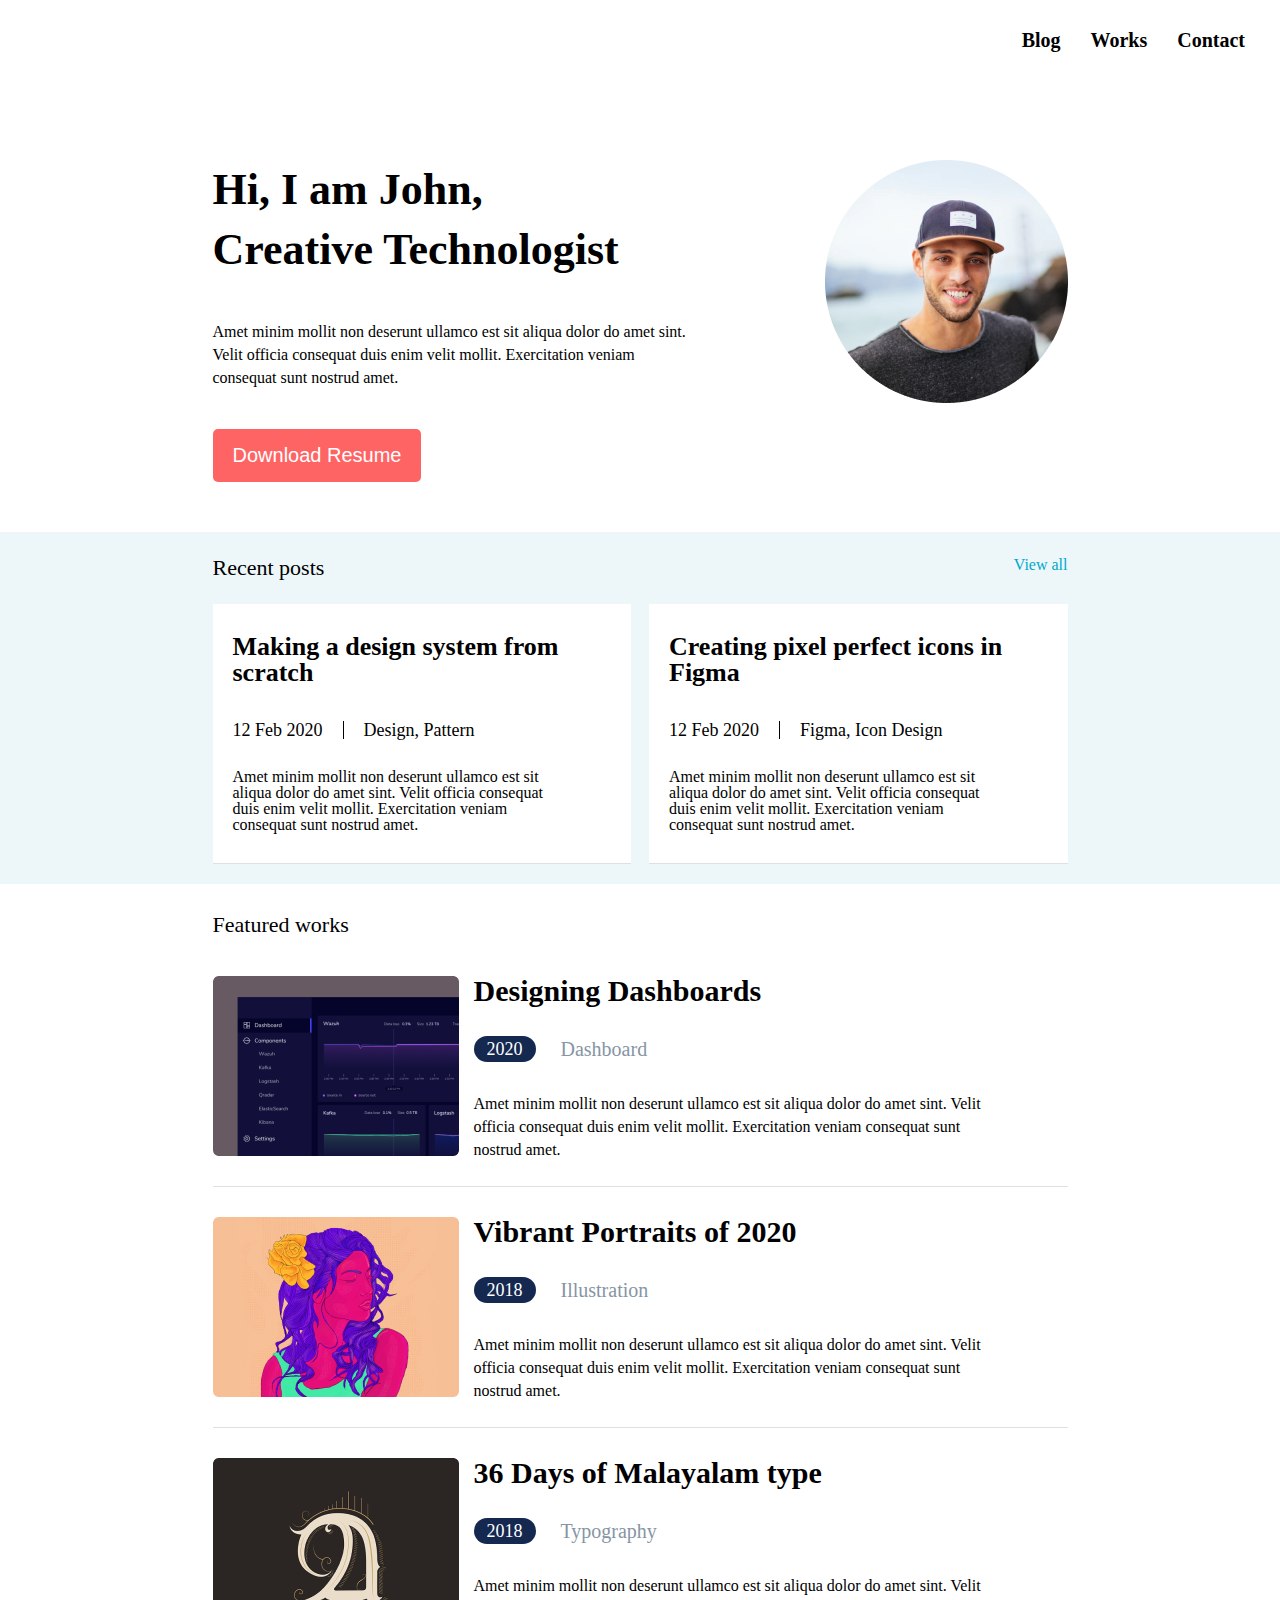
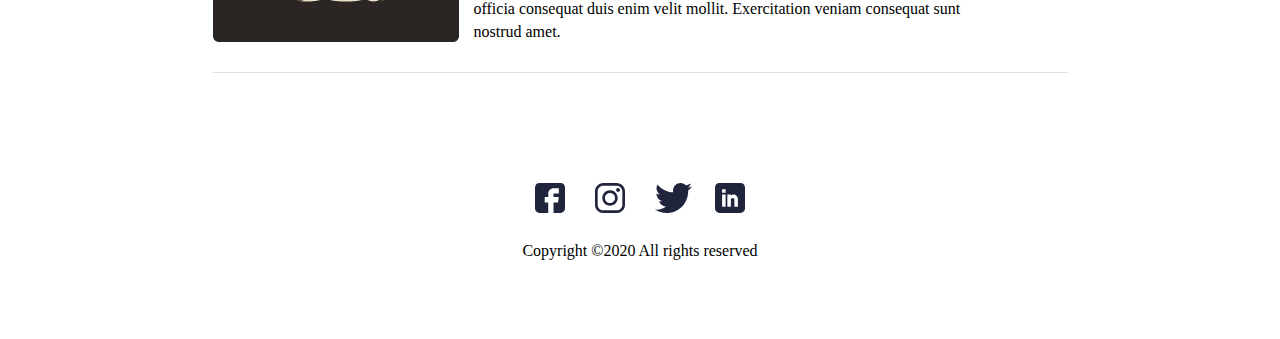
<file: index.html>
<!DOCTYPE html>
<html lang="en">

<head>
    <meta charset="UTF-8">
    <link rel="stylesheet" href="assets/css/style.min.css">
    <link rel="preconnect" href="https://fonts.googleapis.com">
    <link rel="preconnect" href="https://fonts.gstatic.com" crossorigin>
    <link href="https://fonts.googleapis.com/css2?family=Heebo:wght@400;500;700&display=swap" rel="stylesheet">
    
    <!-- Useful meta tags -->
    <meta http-equiv="x-ua-compatible" content="ie=edge">
    <meta name="viewport" content="width=device-width, initial-scale=1, shrink-to-fit=no">
    <meta name="robots" content="index, follow">
    <meta name="google" content="notranslate">
    <meta name="format-detection" content="telephone=no">
    <meta name="description" content="">
    
    <title>John</title>
</head>

<body>
    

       
        <header class="header">
        	<nav class="nav">
        		<ul class="nav__list">
        			<li>
        				<a href="blog.html" class="nav__link">Blog</a>
        			</li>
        			<li>
        				<a href="works.html" class="nav__link">Works</a>
        			</li>
        			<li>
        				<a href="index.html" class="nav__link">Contact</a>
        			</li>
        		</ul>
        	</nav>
        	<div class="header__burger">
        		<span></span>
        	</div>
        </header>
    

        
        <section class="section">
        	<div class="container">
        		<div class="resume">
        			<div class="resume__item-one">
        				<h1 class="resume__title">Hi, I am John,<br> Creative Technologist</h1>
        				<div class="resume__text">Amet minim mollit non deserunt ullamco est sit aliqua dolor do amet sint. Velit
        					officia consequat duis enim velit mollit. Exercitation veniam consequat sunt nostrud amet.</div>
        				<button class="btn" type="button">Download Resume</button>
        			</div>
        			<div class="resume__item-ty">
        				<img class="resume__photo" src="assets/images/resume.png" alt="Ups">
        			</div>
        		</div>
        	</div>
        </section>
        
        <section class="section__post">
        	<div class="container">
        		<div class="recent-posts">
        			<div class="recent-post__header">
        				<div class="recent-post__title">Recent posts</div>
        				<div class="recent-post__links">
        					<a href="#">View all</a>
        				</div>
        			</div>
        			<div class="recent-post__blocks">
        				<div class="recent-post__item left">
        					<div class="text-block">
        						<div class="text-block__title">
        							<h2>Making a design system from scratch</h2>
        						</div>
        						<div class="text-block__inner">
        							<div class="text-block__date">12 Feb 2020</div>
        							<div class="text-block__proffesion">Design, Pattern</div>
        						</div>
        					</div>
        					<div class="text-block__item-text">
        						<p>Amet minim mollit non deserunt ullamco est sit aliqua dolor do amet sint. Velit officia consequat
        							duis enim velit mollit. Exercitation veniam consequat sunt nostrud amet.</p>
        					</div>
        				</div>
        				<div class="recent-post__item right">
        					<div class="text-block">
        						<div class="text-block__title">
        							<h2>Creating pixel perfect icons in Figma</h2>
        						</div>
        						<div class="text-block__inner">
        							<div class="text-block__date">12 Feb 2020</div>
        							<div class="text-block__proffesion">Figma, Icon Design</div>
        						</div>
        					</div>
        					<div class="text-block__item-text">
        						<p>Amet minim mollit non deserunt ullamco est sit aliqua dolor do amet sint. Velit officia consequat
        							duis enim velit mollit. Exercitation veniam consequat sunt nostrud amet.</p>
        					</div>
        				</div>
        			</div>
        		</div>
        	</div>
        </section>
        
        
        <section class="section__work">
        	<div class="container">
        		<div class="work__title">Featured works</div>
        		<div class="work__wrapper">
        			<a href="work-detalies.html" class="work__icon">
        				<img class="work__foto" src="assets/images/work1.png">
        			</a>
        			<div class="work__inner">
        				<a href="work-detalies.html" class="work__header">Designing Dashboards</a>
        				<div class="work__data">
        					<div class="work__data-years">2020</div>
        					<div class="work__data-tema">Dashboard</div>
        				</div>
        				<div class="work__text">Amet minim mollit non deserunt ullamco est sit aliqua dolor do amet sint. Velit officia consequat duis enim velit mollit. Exercitation veniam consequat sunt nostrud amet.</div>
        			</div>
        		</div>
        		<div class="work__wrapper">
        			<a href="work-detalies.html" class="work__icon">
        				<img class="work__foto" src="assets/images/work2.png">
        			</a>
        			<div class="work__inner">
        				<a href="work-detalies.html" class="work__header">Vibrant Portraits of 2020</a>
        				<div class="work__data">
        					<div class="work__data-years">2018</div>
        					<div class="work__data-tema">Illustration</div>
        				</div>
        				<div class="work__text">Amet minim mollit non deserunt ullamco est sit aliqua dolor do amet sint. Velit officia consequat duis enim velit mollit. Exercitation veniam consequat sunt nostrud amet.</div>
        			</div>
        		</div>
        		<div class="work__wrapper">
        			<a href="work-detalies.html" class="work__icon">
        				<img class="work__foto" src="assets/images/work3.png">
        			</a>
        			<div class="work__inner">
        				<a href="work-detalies.html" class="work__header">36 Days of Malayalam type</a>
        				<div class="work__data">
        					<div class="work__data-years">2018</div>
        					<div class="work__data-tema">Typography</div>
        				</div>
        				<div class="work__text">Amet minim mollit non deserunt ullamco est sit aliqua dolor do amet sint. Velit officia consequat duis enim velit mollit. Exercitation veniam consequat sunt nostrud amet.</div>
        			</div>
        		</div>
        	</div>
        </section>
        
        <footer>
        	<div class="footer">
        		<div class="footer__inner">
        		<a class="footer__link" href="#">
        			<img src="assets/images/footer/fb.svg">
        		</a>
        		<a class="footer__link" href="#">
        			<img src="assets/images/footer/insta.svg">
        		</a>
        		<a class="footer__link" href="#">
        			<img src="assets/images/footer/Group.svg">
        		</a>
        		<a class="footer__link" href="#">
        			<img src="assets/images/footer/Linkedin.svg">
        		</a>
        		</div>
        		<div class="footer__copyrites">
        			Copyright ©2020 All rights reserved 
        		</div>
        	</div>
        	
        </footer>

        
    </div>

    <script src="assets/js/app.js"></script>
</body>

</html>
</file>
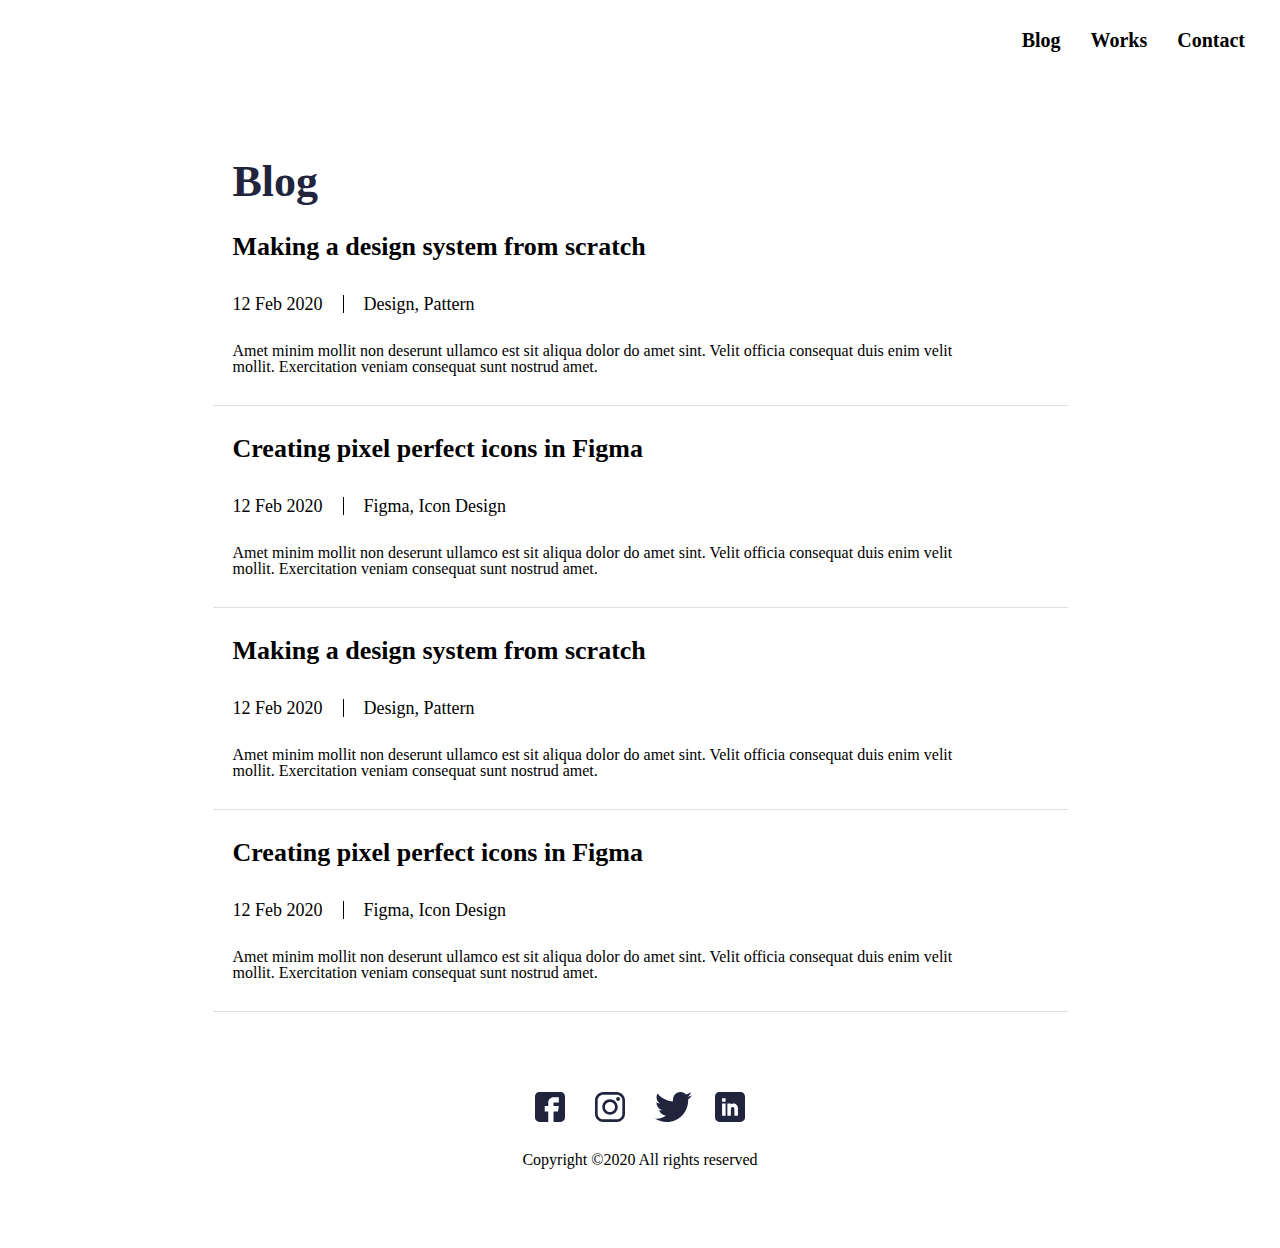
<file: blog.html>
<!DOCTYPE html>
<html lang="en">

<head>
    <meta charset="UTF-8">
    <link rel="stylesheet" href="assets/css/style.min.css">
    <link rel="preconnect" href="https://fonts.googleapis.com">
    <link rel="preconnect" href="https://fonts.gstatic.com" crossorigin>
    <link href="https://fonts.googleapis.com/css2?family=Heebo:wght@400;500;700&display=swap" rel="stylesheet">
    
    <!-- Useful meta tags -->
    <meta http-equiv="x-ua-compatible" content="ie=edge">
    <meta name="viewport" content="width=device-width, initial-scale=1, shrink-to-fit=no">
    <meta name="robots" content="index, follow">
    <meta name="google" content="notranslate">
    <meta name="format-detection" content="telephone=no">
    <meta name="description" content="">
    
    <title>blog</title>
</head>

<body>
    

       
        <header class="header">
        	<nav class="nav">
        		<ul class="nav__list">
        			<li>
        				<a href="blog.html" class="nav__link">Blog</a>
        			</li>
        			<li>
        				<a href="works.html" class="nav__link">Works</a>
        			</li>
        			<li>
        				<a href="index.html" class="nav__link">Contact</a>
        			</li>
        		</ul>
        	</nav>
        	<div class="header__burger">
        		<span></span>
        	</div>
        </header>
    

        
        
        <div class="container">
        	<div class="blog__title">
        		<h1>Blog</h1>
        	</div>	
        	
        		<div class="recent-post__item ">
        			<div class="text-block">
        				<div class="text-block__title">
        					<h2>Making a design system from scratch</h2>
        				</div>
        				<div class="text-block__inner">
        					<div class="text-block__date">12 Feb 2020</div>
        					<div class="text-block__proffesion">Design, Pattern</div>
        				</div>
        			</div>
        			<div class="text-block__item-text">
        				<p>Amet minim mollit non deserunt ullamco est sit aliqua dolor do amet sint. Velit officia consequat
        					duis enim velit mollit. Exercitation veniam consequat sunt nostrud amet.</p>
        			</div>
        		</div>
        		<div class="recent-post__item ">
        			<div class="text-block">
        				<div class="text-block__title">
        					<h2>Creating pixel perfect icons in Figma</h2>
        				</div>
        				<div class="text-block__inner">
        					<div class="text-block__date">12 Feb 2020</div>
        					<div class="text-block__proffesion">Figma, Icon Design</div>
        				</div>
        			</div>
        			<div class="text-block__item-text">
        				<p>Amet minim mollit non deserunt ullamco est sit aliqua dolor do amet sint. Velit officia consequat
        					duis enim velit mollit. Exercitation veniam consequat sunt nostrud amet.</p>
        			</div>
        		</div>
        		<div class="recent-post__item ">
        			<div class="text-block">
        				<div class="text-block__title">
        					<h2>Making a design system from scratch</h2>
        				</div>
        				<div class="text-block__inner">
        					<div class="text-block__date">12 Feb 2020</div>
        					<div class="text-block__proffesion">Design, Pattern</div>
        				</div>
        			</div>
        			<div class="text-block__item-text">
        				<p>Amet minim mollit non deserunt ullamco est sit aliqua dolor do amet sint. Velit officia consequat
        					duis enim velit mollit. Exercitation veniam consequat sunt nostrud amet.</p>
        			</div>
        		</div>
        		<div class="recent-post__item ">
        			<div class="text-block">
        				<div class="text-block__title">
        					<h2>Creating pixel perfect icons in Figma</h2>
        				</div>
        				<div class="text-block__inner">
        					<div class="text-block__date">12 Feb 2020</div>
        					<div class="text-block__proffesion">Figma, Icon Design</div>
        				</div>
        			</div>
        			<div class="text-block__item-text">
        				<p>Amet minim mollit non deserunt ullamco est sit aliqua dolor do amet sint. Velit officia consequat
        					duis enim velit mollit. Exercitation veniam consequat sunt nostrud amet.</p>
        			</div>
        		</div>
        	
        </div>
        
        
        <footer>
        	<div class="footer">
        		<div class="footer__inner">
        		<a class="footer__link" href="#">
        			<img src="assets/images/footer/fb.svg">
        		</a>
        		<a class="footer__link" href="#">
        			<img src="assets/images/footer/insta.svg">
        		</a>
        		<a class="footer__link" href="#">
        			<img src="assets/images/footer/Group.svg">
        		</a>
        		<a class="footer__link" href="#">
        			<img src="assets/images/footer/Linkedin.svg">
        		</a>
        		</div>
        		<div class="footer__copyrites">
        			Copyright ©2020 All rights reserved 
        		</div>
        	</div>
        	
        </footer>

        
    </div>

    <script src="assets/js/app.js"></script>
</body>

</html>
</file>
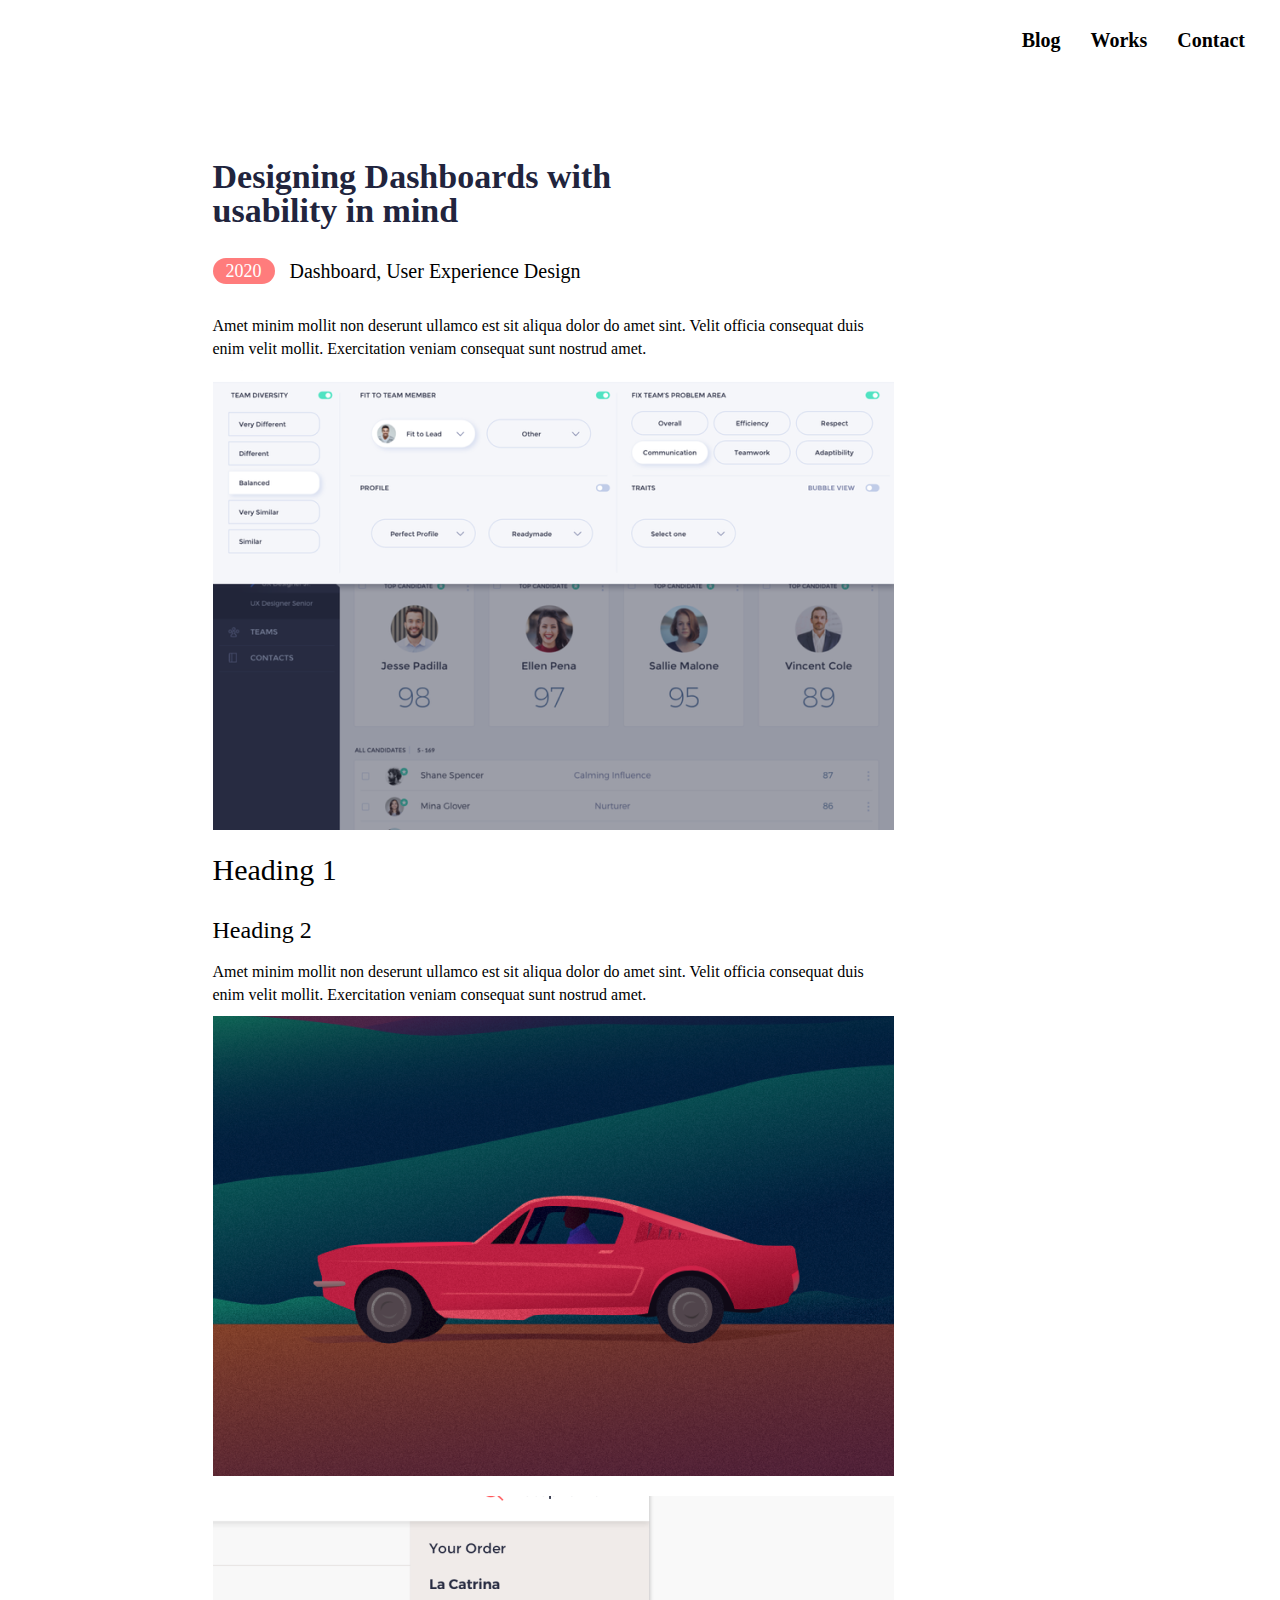
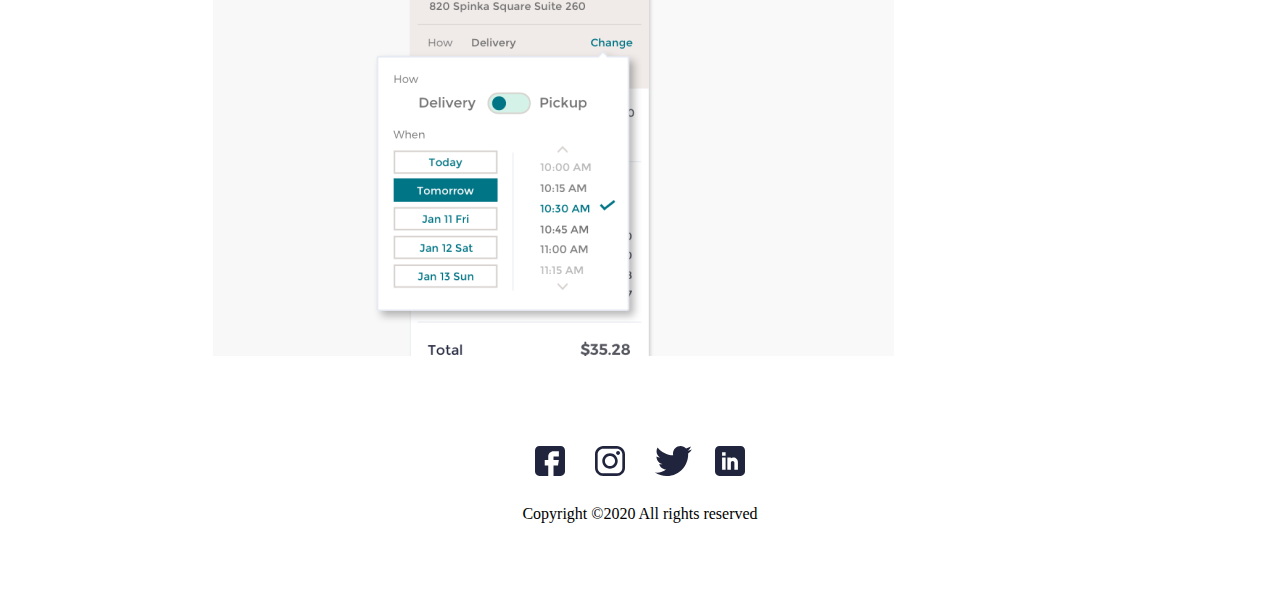
<file: work-detalies.html>
<!DOCTYPE html>
<html lang="en">

<head>
    <meta charset="UTF-8">
    <link rel="stylesheet" href="assets/css/style.min.css">
    <link rel="preconnect" href="https://fonts.googleapis.com">
    <link rel="preconnect" href="https://fonts.gstatic.com" crossorigin>
    <link href="https://fonts.googleapis.com/css2?family=Heebo:wght@400;500;700&display=swap" rel="stylesheet">
    
    <!-- Useful meta tags -->
    <meta http-equiv="x-ua-compatible" content="ie=edge">
    <meta name="viewport" content="width=device-width, initial-scale=1, shrink-to-fit=no">
    <meta name="robots" content="index, follow">
    <meta name="google" content="notranslate">
    <meta name="format-detection" content="telephone=no">
    <meta name="description" content="">
    
    <title>work-detalies</title>
</head>

<body>
    

       
        <header class="header">
        	<nav class="nav">
        		<ul class="nav__list">
        			<li>
        				<a href="blog.html" class="nav__link">Blog</a>
        			</li>
        			<li>
        				<a href="works.html" class="nav__link">Works</a>
        			</li>
        			<li>
        				<a href="index.html" class="nav__link">Contact</a>
        			</li>
        		</ul>
        	</nav>
        	<div class="header__burger">
        		<span></span>
        	</div>
        </header>
    

        
        
        <div class="container">
        	<div class="works-detalies">
        		Designing Dashboards with<br> usability in mind
        	</div>
        	<div class="works-detalies-data">
        		<div class="works-detalies-data-time">2020</div>
        		<div class="works-detalies-data-text">Dashboard, User Experience Design</div>
        	</div>
        	<div class="works-detalies-text">Amet minim mollit non deserunt ullamco est sit aliqua dolor do amet sint. Velit officia consequat duis enim velit mollit. Exercitation veniam consequat sunt nostrud amet.</div>
        	<div class="works-detalies_icon">
        		<img class="works-detalies-image" src="assets/images/Rectangle 4.png">
        	</div>
        
        	<div class="works-detalies-title">Heading 1</div>
        	<div class="works-detalies-inner">Heading 2</div>
        	<div class="works-detalies-text">Amet minim mollit non deserunt ullamco est sit aliqua dolor do amet sint. Velit officia consequat duis enim velit mollit. Exercitation veniam consequat sunt nostrud amet.</div>
        	<div class="works-detalies_icon">
        		<img class="works-detalies-image" src="assets/images/Rectangle 5.png">
        	</div>
        	<div class="works-detalies_icon">
        		<img class="works-detalies-image" src="assets/images/Rectangle 6.png">
        	</div>
        </div>
        
        <footer>
        	<div class="footer">
        		<div class="footer__inner">
        		<a class="footer__link" href="#">
        			<img src="assets/images/footer/fb.svg">
        		</a>
        		<a class="footer__link" href="#">
        			<img src="assets/images/footer/insta.svg">
        		</a>
        		<a class="footer__link" href="#">
        			<img src="assets/images/footer/Group.svg">
        		</a>
        		<a class="footer__link" href="#">
        			<img src="assets/images/footer/Linkedin.svg">
        		</a>
        		</div>
        		<div class="footer__copyrites">
        			Copyright ©2020 All rights reserved 
        		</div>
        	</div>
        	
        </footer>

        
    </div>

    <script src="assets/js/app.js"></script>
</body>

</html>
</file>
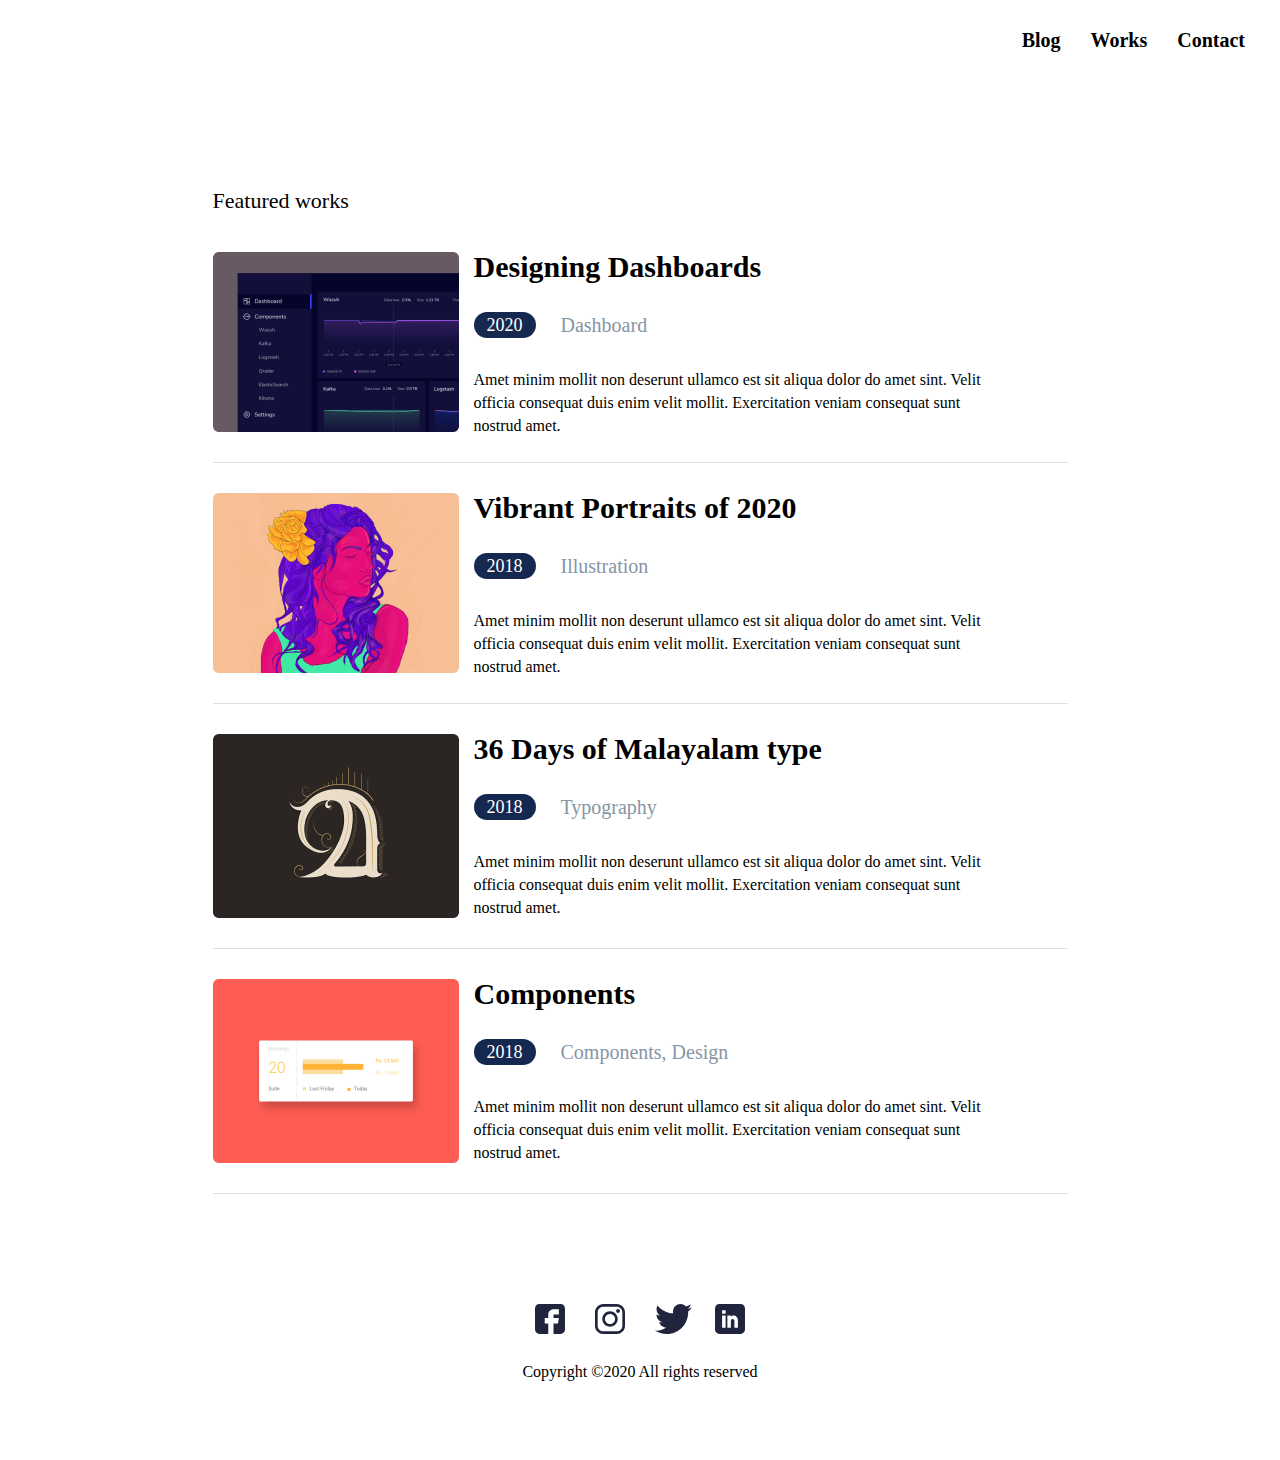
<file: works.html>
<!DOCTYPE html>
<html lang="en">

<head>
    <meta charset="UTF-8">
    <link rel="stylesheet" href="assets/css/style.min.css">
    <link rel="preconnect" href="https://fonts.googleapis.com">
    <link rel="preconnect" href="https://fonts.gstatic.com" crossorigin>
    <link href="https://fonts.googleapis.com/css2?family=Heebo:wght@400;500;700&display=swap" rel="stylesheet">
    
    <!-- Useful meta tags -->
    <meta http-equiv="x-ua-compatible" content="ie=edge">
    <meta name="viewport" content="width=device-width, initial-scale=1, shrink-to-fit=no">
    <meta name="robots" content="index, follow">
    <meta name="google" content="notranslate">
    <meta name="format-detection" content="telephone=no">
    <meta name="description" content="">
    
    <title>works</title>
</head>

<body>
    

       
        <header class="header">
        	<nav class="nav">
        		<ul class="nav__list">
        			<li>
        				<a href="blog.html" class="nav__link">Blog</a>
        			</li>
        			<li>
        				<a href="works.html" class="nav__link">Works</a>
        			</li>
        			<li>
        				<a href="index.html" class="nav__link">Contact</a>
        			</li>
        		</ul>
        	</nav>
        	<div class="header__burger">
        		<span></span>
        	</div>
        </header>
    

        
        
        <section class="section__work">
        	<div class="container">
        		<div class="work__title">Featured works</div>
        		<div class="work__wrapper">
        			<a href="work-detalies.html" class="work__icon">
        				<img class="work__foto" src="assets/images/work1.png">
        			</a>
        			<div class="work__inner">
        				<a href="work-detalies.html" class="work__header">Designing Dashboards</a>
        				<div class="work__data">
        					<div class="work__data-years">2020</div>
        					<div class="work__data-tema">Dashboard</div>
        				</div>
        				<div class="work__text">Amet minim mollit non deserunt ullamco est sit aliqua dolor do amet sint. Velit officia consequat duis enim velit mollit. Exercitation veniam consequat sunt nostrud amet.</div>
        			</div>
        		</div>
        		<div class="work__wrapper">
        			<a href="work-detalies.html" class="work__icon">
        				<img class="work__foto" src="assets/images/work2.png">
        			</a>
        			<div class="work__inner">
        				<a href="work-detalies.html" class="work__header">Vibrant Portraits of 2020</a>
        				<div class="work__data">
        					<div class="work__data-years">2018</div>
        					<div class="work__data-tema">Illustration</div>
        				</div>
        				<div class="work__text">Amet minim mollit non deserunt ullamco est sit aliqua dolor do amet sint. Velit officia consequat duis enim velit mollit. Exercitation veniam consequat sunt nostrud amet.</div>
        			</div>
        		</div>
        		<div class="work__wrapper">
        			<a href="work-detalies.html" class="work__icon">
        				<img class="work__foto" src="assets/images/work3.png">
        			</a>
        			<div class="work__inner">
        				<a href="work-detalies.html" class="work__header">36 Days of Malayalam type</a>
        				<div class="work__data">
        					<div class="work__data-years">2018</div>
        					<div class="work__data-tema">Typography</div>
        				</div>
        				<div class="work__text">Amet minim mollit non deserunt ullamco est sit aliqua dolor do amet sint. Velit officia consequat duis enim velit mollit. Exercitation veniam consequat sunt nostrud amet.</div>
        			</div>
        		</div>
        		<div class="work__wrapper">
        			<a href="work-detalies.html" class="work__icon">
        				<img class="work__foto" src="assets/images/work4.png">
        			</a>
        			<div class="work__inner">
        				<a href="work-detalies.html" class="work__header">Components</a>
        				<div class="work__data">
        					<div class="work__data-years">2018</div>
        					<div class="work__data-tema">Components, Design</div>
        				</div>
        				<div class="work__text">Amet minim mollit non deserunt ullamco est sit aliqua dolor do amet sint. Velit officia consequat duis enim velit mollit. Exercitation veniam consequat sunt nostrud amet.</div>
        			</div>
        		</div>
        	</div>
        </section>
        
        <footer>
        	<div class="footer">
        		<div class="footer__inner">
        		<a class="footer__link" href="#">
        			<img src="assets/images/footer/fb.svg">
        		</a>
        		<a class="footer__link" href="#">
        			<img src="assets/images/footer/insta.svg">
        		</a>
        		<a class="footer__link" href="#">
        			<img src="assets/images/footer/Group.svg">
        		</a>
        		<a class="footer__link" href="#">
        			<img src="assets/images/footer/Linkedin.svg">
        		</a>
        		</div>
        		<div class="footer__copyrites">
        			Copyright ©2020 All rights reserved 
        		</div>
        	</div>
        	
        </footer>

        
    </div>

    <script src="assets/js/app.js"></script>
</body>

</html>
</file>
<file: assets/css/style.min.css>
body {
  background-color: white;
  font-size: 21px;
  color: #000;
  font-family: Heebo;
}

/* http://meyerweb.com/eric/tools/css/reset/
   v2.0-modified | 20110126
   License: none (public domain)
*/
html, body, div, span, applet, object, iframe,
h1, h2, h3, h4, h5, h6, p, blockquote, pre,
a, abbr, acronym, address, big, cite, code,
del, dfn, em, img, ins, kbd, q, s, samp,
small, strike, strong, sub, sup, tt, var,
b, u, i, center,
dl, dt, dd, ol, ul, li,
fieldset, form, label, legend,
table, caption, tbody, tfoot, thead, tr, th, td,
article, aside, canvas, details, embed,
figure, figcaption, footer, header, hgroup,
menu, nav, output, ruby, section, summary,
time, mark, audio, video {
  margin: 0;
  padding: 0;
  border: 0;
  font-size: 100%;
  font: inherit;
  vertical-align: baseline;
}

/* make sure to set some focus styles for accessibility */
:focus {
  outline: 0;
}

/* HTML5 display-role reset for older browsers */
article, aside, details, figcaption, figure,
footer, header, hgroup, menu, nav, section {
  display: block;
}

body {
  line-height: 1;
}

ol, ul {
  list-style: none;
}

blockquote, q {
  quotes: none;
}

blockquote:before, blockquote:after,
q:before, q:after {
  content: "";
  content: none;
}

table {
  border-collapse: collapse;
  border-spacing: 0;
}

input[type=search]::-webkit-search-cancel-button,
input[type=search]::-webkit-search-decoration,
input[type=search]::-webkit-search-results-button,
input[type=search]::-webkit-search-results-decoration {
  -webkit-appearance: none;
  -moz-appearance: none;
}

input[type=search] {
  -webkit-appearance: none;
  -moz-appearance: none;
  -webkit-box-sizing: content-box;
  -moz-box-sizing: content-box;
  box-sizing: content-box;
}

textarea {
  overflow: auto;
  vertical-align: top;
  resize: vertical;
}

/**
 * Correct `inline-block` display not defined in IE 6/7/8/9 and Firefox 3.
 */
audio,
canvas,
video {
  display: inline-block;
  *display: inline;
  *zoom: 1;
  max-width: 100%;
}

/**
 * Prevent modern browsers from displaying `audio` without controls.
 * Remove excess height in iOS 5 devices.
 */
audio:not([controls]) {
  display: none;
  height: 0;
}

/**
 * Address styling not present in IE 7/8/9, Firefox 3, and Safari 4.
 * Known issue: no IE 6 support.
 */
[hidden] {
  display: none;
}

/**
 * 1. Correct text resizing oddly in IE 6/7 when body `font-size` is set using
 *    `em` units.
 * 2. Prevent iOS text size adjust after orientation change, without disabling
 *    user zoom.
 */
html {
  font-size: 100%;
  /* 1 */
  -webkit-text-size-adjust: 100%;
  /* 2 */
  -ms-text-size-adjust: 100%;
  /* 2 */
}

/**
 * Address `outline` inconsistency between Chrome and other browsers.
 */
a:focus {
  outline: thin dotted;
}

/**
 * Improve readability when focused and also mouse hovered in all browsers.
 */
a:active,
a:hover {
  outline: 0;
}

/**
 * 1. Remove border when inside `a` element in IE 6/7/8/9 and Firefox 3.
 * 2. Improve image quality when scaled in IE 7.
 */
img {
  border: 0;
  /* 1 */
  -ms-interpolation-mode: bicubic;
  /* 2 */
}

/**
 * Address margin not present in IE 6/7/8/9, Safari 5, and Opera 11.
 */
figure {
  margin: 0;
}

/**
 * Correct margin displayed oddly in IE 6/7.
 */
form {
  margin: 0;
}

/**
 * Define consistent border, margin, and padding.
 */
fieldset {
  border: 1px solid #c0c0c0;
  margin: 0 2px;
  padding: 0.35em 0.625em 0.75em;
}

/**
 * 1. Correct color not being inherited in IE 6/7/8/9.
 * 2. Correct text not wrapping in Firefox 3.
 * 3. Correct alignment displayed oddly in IE 6/7.
 */
legend {
  border: 0;
  /* 1 */
  padding: 0;
  white-space: normal;
  /* 2 */
  *margin-left: -7px;
  /* 3 */
}

/**
 * 1. Correct font size not being inherited in all browsers.
 * 2. Address margins set differently in IE 6/7, Firefox 3+, Safari 5,
 *    and Chrome.
 * 3. Improve appearance and consistency in all browsers.
 */
button,
input,
select,
textarea {
  font-size: 100%;
  /* 1 */
  margin: 0;
  /* 2 */
  vertical-align: baseline;
  /* 3 */
  *vertical-align: middle;
  /* 3 */
}

/**
 * Address Firefox 3+ setting `line-height` on `input` using `!important` in
 * the UA stylesheet.
 */
button,
input {
  line-height: normal;
}

/**
 * Address inconsistent `text-transform` inheritance for `button` and `select`.
 * All other form control elements do not inherit `text-transform` values.
 * Correct `button` style inheritance in Chrome, Safari 5+, and IE 6+.
 * Correct `select` style inheritance in Firefox 4+ and Opera.
 */
button,
select {
  text-transform: none;
}

/**
 * 1. Avoid the WebKit bug in Android 4.0.* where (2) destroys native `audio`
 *    and `video` controls.
 * 2. Correct inability to style clickable `input` types in iOS.
 * 3. Improve usability and consistency of cursor style between image-type
 *    `input` and others.
 * 4. Remove inner spacing in IE 7 without affecting normal text inputs.
 *    Known issue: inner spacing remains in IE 6.
 */
button,
html input[type=button],
input[type=reset],
input[type=submit] {
  -webkit-appearance: button;
  /* 2 */
  cursor: pointer;
  /* 3 */
  *overflow: visible;
  /* 4 */
}

/**
 * Re-set default cursor for disabled elements.
 */
button[disabled],
html input[disabled] {
  cursor: default;
}

/**
 * 1. Address box sizing set to content-box in IE 8/9.
 * 2. Remove excess padding in IE 8/9.
 * 3. Remove excess padding in IE 7.
 *    Known issue: excess padding remains in IE 6.
 */
input[type=checkbox],
input[type=radio] {
  box-sizing: border-box;
  /* 1 */
  padding: 0;
  /* 2 */
  *height: 13px;
  /* 3 */
  *width: 13px;
  /* 3 */
}

/**
 * 1. Address `appearance` set to `searchfield` in Safari 5 and Chrome.
 * 2. Address `box-sizing` set to `border-box` in Safari 5 and Chrome
 *    (include `-moz` to future-proof).
 */
input[type=search] {
  -webkit-appearance: textfield;
  /* 1 */
  -moz-box-sizing: content-box;
  -webkit-box-sizing: content-box;
  /* 2 */
  box-sizing: content-box;
}

/**
 * Remove inner padding and search cancel button in Safari 5 and Chrome
 * on OS X.
 */
input[type=search]::-webkit-search-cancel-button,
input[type=search]::-webkit-search-decoration {
  -webkit-appearance: none;
}

/**
 * Remove inner padding and border in Firefox 3+.
 */
button::-moz-focus-inner,
input::-moz-focus-inner {
  border: 0;
  padding: 0;
}

/**
 * 1. Remove default vertical scrollbar in IE 6/7/8/9.
 * 2. Improve readability and alignment in all browsers.
 */
textarea {
  overflow: auto;
  /* 1 */
  vertical-align: top;
  /* 2 */
}

/**
 * Remove most spacing between table cells.
 */
table {
  border-collapse: collapse;
  border-spacing: 0;
}

html,
button,
input,
select,
textarea {
  color: #222;
}

::-moz-selection {
  background: #b3d4fc;
  text-shadow: none;
}

::selection {
  background: #b3d4fc;
  text-shadow: none;
}

img {
  vertical-align: middle;
}

fieldset {
  border: 0;
  margin: 0;
  padding: 0;
}

textarea {
  resize: vertical;
}

.chromeframe {
  margin: 0.2em 0;
  background: #ccc;
  color: #000;
  padding: 0.2em 0;
}

.header {
  width: 100%;
  margin-bottom: 60px;
}
@media screen and (max-width: 575px) {
  .header {
    height: 0px;
  }
}

.nav {
  max-width: 100%;
  padding-right: 20px;
}

.nav__list {
  display: flex;
  justify-content: flex-end;
  width: 100%;
  height: 100px;
}

.nav__link {
  display: block;
  padding: 30px 15px;
  color: #FF6464;
  font-size: 20px;
  text-decoration: none;
  color: #000;
  font-weight: 700;
  transition: color 0.2s linear;
}
.nav__link:hover {
  color: #FF6464;
}

.container {
  max-width: 855px;
  margin: 0 auto;
}

.btn {
  display: inline-block;
  padding: 15px 20px;
  background-color: #FF6464;
  color: #fff;
  border-radius: 5px;
  border: none;
  font-size: 20px;
  margin-bottom: 50px;
  transition: all 0.2s linear;
}
.btn:hover {
  background-color: #e97676;
}
.btn:active {
  box-shadow: #000 2px 2px 2px;
  transform: scale(2);
}

.resume {
  display: flex;
  justify-content: space-between;
}
@media screen and (max-width: 575px) {
  .resume {
    flex-wrap: wrap;
    width: 100%;
    margin: 0 auto;
  }
}

.resume__title {
  font-style: normal;
  font-weight: bold;
  font-size: 44px;
  line-height: 60px;
}

@media screen and (max-width: 575px) {
  .resume__item-one {
    order: 2;
    text-align: center;
  }
}

@media screen and (max-width: 575px) {
  .resume__item-ty {
    order: 1;
    margin: 0 auto;
  }
}

.resume__item img {
  width: 243px;
  height: 243px;
  border-radius: 50%;
}

.resume__text {
  margin: 40px 125px 40px 0px;
  font-style: normal;
  font-weight: normal;
  font-size: 16px;
  line-height: 23px;
}
@media screen and (max-width: 575px) {
  .resume__text {
    margin: 0 auto;
    padding: 30px 20px;
  }
}
@media screen and (max-width: 768px) {
  .resume__text {
    font-size: 18px;
    margin: 40px 0px;
  }
}

.text-block__inner {
  display: flex;
}

.text-block__date {
  display: flex;
  font-size: 18px;
  padding-right: 20px;
  border-right: 1px solid #000;
}

.text-block__title {
  font-weight: bold;
  font-size: 26px;
  margin-bottom: 35px;
}
@media screen and (max-width: 575px) {
  .text-block__title {
    font-size: 22px;
    margin-bottom: 25px;
  }
}

.text-block__inner {
  margin-bottom: 30px;
}

.text-block__proffesion {
  font-size: 18px;
  padding-left: 20px;
}

.text-block__item-text {
  font-size: 16px;
  padding-right: 55px;
}

.section__post {
  background-color: #edf7fa;
}
@media screen and (max-width: 768px) {
  .section__post {
    padding: 15px;
  }
}

.recent-post__header {
  display: flex;
  justify-content: space-between;
  padding: 25px 0px;
}
@media screen and (max-width: 575px) {
  .recent-post__header {
    padding: 25px 0px 10px;
  }
}

.recent-post__blocks {
  display: flex;
  justify-content: space-between;
  padding-bottom: 20px;
}
@media screen and (max-width: 575px) {
  .recent-post__blocks {
    flex-wrap: wrap;
  }
}

.recent-post__title {
  font-size: 22px;
  color: #000;
}
@media screen and (max-width: 575px) {
  .recent-post__title {
    margin: 0 auto;
  }
}

@media screen and (max-width: 575px) {
  .recent-post__links {
    display: none;
  }
}

.recent-post__links a {
  font-size: 16px;
  color: #00A8CC;
  text-decoration: none;
}
.recent-post__links a:hover {
  text-decoration: underline;
}

.recent-post__item {
  background-color: #fff;
  padding: 30px 20px;
  border-bottom: 1px solid #E0E0E0;
}
.recent-post__item.left {
  margin-right: 9px;
}
@media screen and (max-width: 575px) {
  .recent-post__item.left {
    margin: 10px;
    font-size: 16px;
  }
}
.recent-post__item.right {
  margin-left: 9px;
}
@media screen and (max-width: 575px) {
  .recent-post__item.right {
    margin: 10px;
    font-size: 16px;
  }
}
@media screen and (max-width: 768px) {
  .recent-post__item {
    padding: 30px 15px;
  }
}

@media screen and (max-width: 768px) {
  .section__work {
    padding: 15px;
  }
}

.work__wrapper {
  display: flex;
  border-bottom: 1px solid #E0E0E0;
  margin-bottom: 30px;
}
@media screen and (max-width: 575px) {
  .work__wrapper {
    flex-wrap: wrap;
  }
}

.work__data {
  display: flex;
  margin: 30px 0;
  align-items: center;
}

.work__title {
  font-size: 22px;
  padding: 30px 0px 40px 0px;
}
@media screen and (max-width: 575px) {
  .work__title {
    margin-left: 65px;
  }
}

.work__header {
  font-size: 30px;
  font-weight: 700;
  text-decoration: none;
  color: #000;
}

.work__inner {
  margin-left: 15px;
  margin-right: 60px;
}

.work__data-years {
  display: flex;
  justify-content: center;
  align-items: center;
  width: 62px;
  height: 26px;
  font-size: 18px;
  background-color: #142850;
  color: #fff;
  border-radius: 16px;
  margin-right: 25px;
}

.work__data-tema {
  font-size: 20px;
  color: #8695A4;
}

.work__text {
  font-size: 16px;
  line-height: 23px;
}
@media screen and (max-width: 575px) {
  .work__text {
    margin-bottom: 15px;
  }
}

.work__foto {
  margin-bottom: 30px;
}

@media screen and (max-width: 575px) {
  .work__icon {
    margin: 0 auto;
  }
}

.footer {
  padding: 80px;
}

.footer__inner {
  display: flex;
  justify-content: center;
}

.footer__link {
  display: block;
  width: 30px;
  height: 30px;
  padding: 0px 15px;
  padding-bottom: 30px;
}

.footer__copyrites {
  text-align: center;
}

.blog__title {
  font-weight: bold;
  font-size: 44px;
  color: #21243D;
}
@media screen and (max-width: 575px) {
  .blog__title {
    font-size: 30px;
  }
}

.blog__title {
  padding: 0px 20px;
}

.works-detalies {
  font-weight: bold;
  font-size: 34px;
  color: #21243D;
}
@media screen and (max-width: 575px) {
  .works-detalies {
    font-size: 30px;
    padding: 0 18px;
  }
}

.works-detalies-data {
  display: flex;
  align-items: center;
  margin: 30px 0;
}
@media screen and (max-width: 575px) {
  .works-detalies-data {
    padding: 0 18px;
  }
}

.works-detalies-data-time {
  display: flex;
  justify-content: center;
  align-items: center;
  text-align: center;
  font-size: 18px;
  color: #fff;
  width: 62px;
  height: 26px;
  border-radius: 16px;
  background-color: #ff7c7c;
  margin-right: 15px;
}

.works-detalies-data-text {
  font-size: 20px;
}
@media screen and (max-width: 575px) {
  .works-detalies-data-text {
    font-size: 18px;
  }
}

.works-detalies-text {
  font-weight: normal;
  font-size: 16px;
  line-height: 23px;
  padding-right: 170px;
}
@media screen and (max-width: 575px) {
  .works-detalies-text {
    font-size: 16px;
    padding: 0px 18px;
  }
}

.works-detalies_icon {
  padding: 10px 0px;
}
@media screen and (max-width: 575px) {
  .works-detalies_icon {
    padding: 23px 18px;
  }
}

.works-detalies-image {
  max-width: 681px;
  width: 100%;
}

.works-detalies-title {
  font-weight: 500;
  font-size: 30px;
  line-height: 60px;
}
@media screen and (max-width: 575px) {
  .works-detalies-title {
    font-size: 26px;
    padding-left: 18px;
  }
}

.works-detalies-inner {
  font-weight: 500;
  font-size: 24px;
  line-height: 60px;
}
@media screen and (max-width: 575px) {
  .works-detalies-inner {
    font-size: 20px;
    padding-left: 18px;
  }
}

@media screen and (max-width: 575px) {
  body.lock {
    overflow: hidden;
  }

  .nav__list {
    display: block;
  }

  .header__burger {
    display: block;
    position: relative;
    width: 30px;
    height: 20px;
    z-index: 3;
    margin: 20px 10px 0px 0px;
    left: 90%;
    transition: all 0.3s ease 0s;
  }

  .header__burger span {
    position: absolute;
    background-color: #000;
    width: 100%;
    height: 2px;
    right: 0;
    top: 9px;
    transition: all 0.3s ease 0s;
  }

  .header__burger:before,
.header__burger:after {
    content: "";
    background-color: #000;
    position: absolute;
    width: 100%;
    height: 2px;
    transition: all 0.3sease 0s;
  }

  .header__burger:before {
    top: 0;
  }

  .header__burger:after {
    bottom: 0;
  }

  .nav {
    position: fixed;
    top: -100%;
    left: 0;
    width: 100%;
    overflow: auto;
    height: 100%;
    background-color: #fff;
    padding: 30px 10px 20px 10px;
    transition: all 0.3s ease 0s;
  }

  .nav__list li {
    margin: 0px 0px 20px 0px;
  }

  .nav.active {
    top: 0;
  }

  .nav__link {
    font-size: 24px;
  }
}
.header__burger.active:before {
  transform: rotate(45deg);
  top: 9px;
  transition: all 0.3s ease 0s;
}

.header__burger.active:after {
  transform: rotate(-45deg);
  bottom: 9px;
  transition: all 0.3s ease 0s;
}

.header__burger.active span {
  transform: scale(0);
}
</file>
